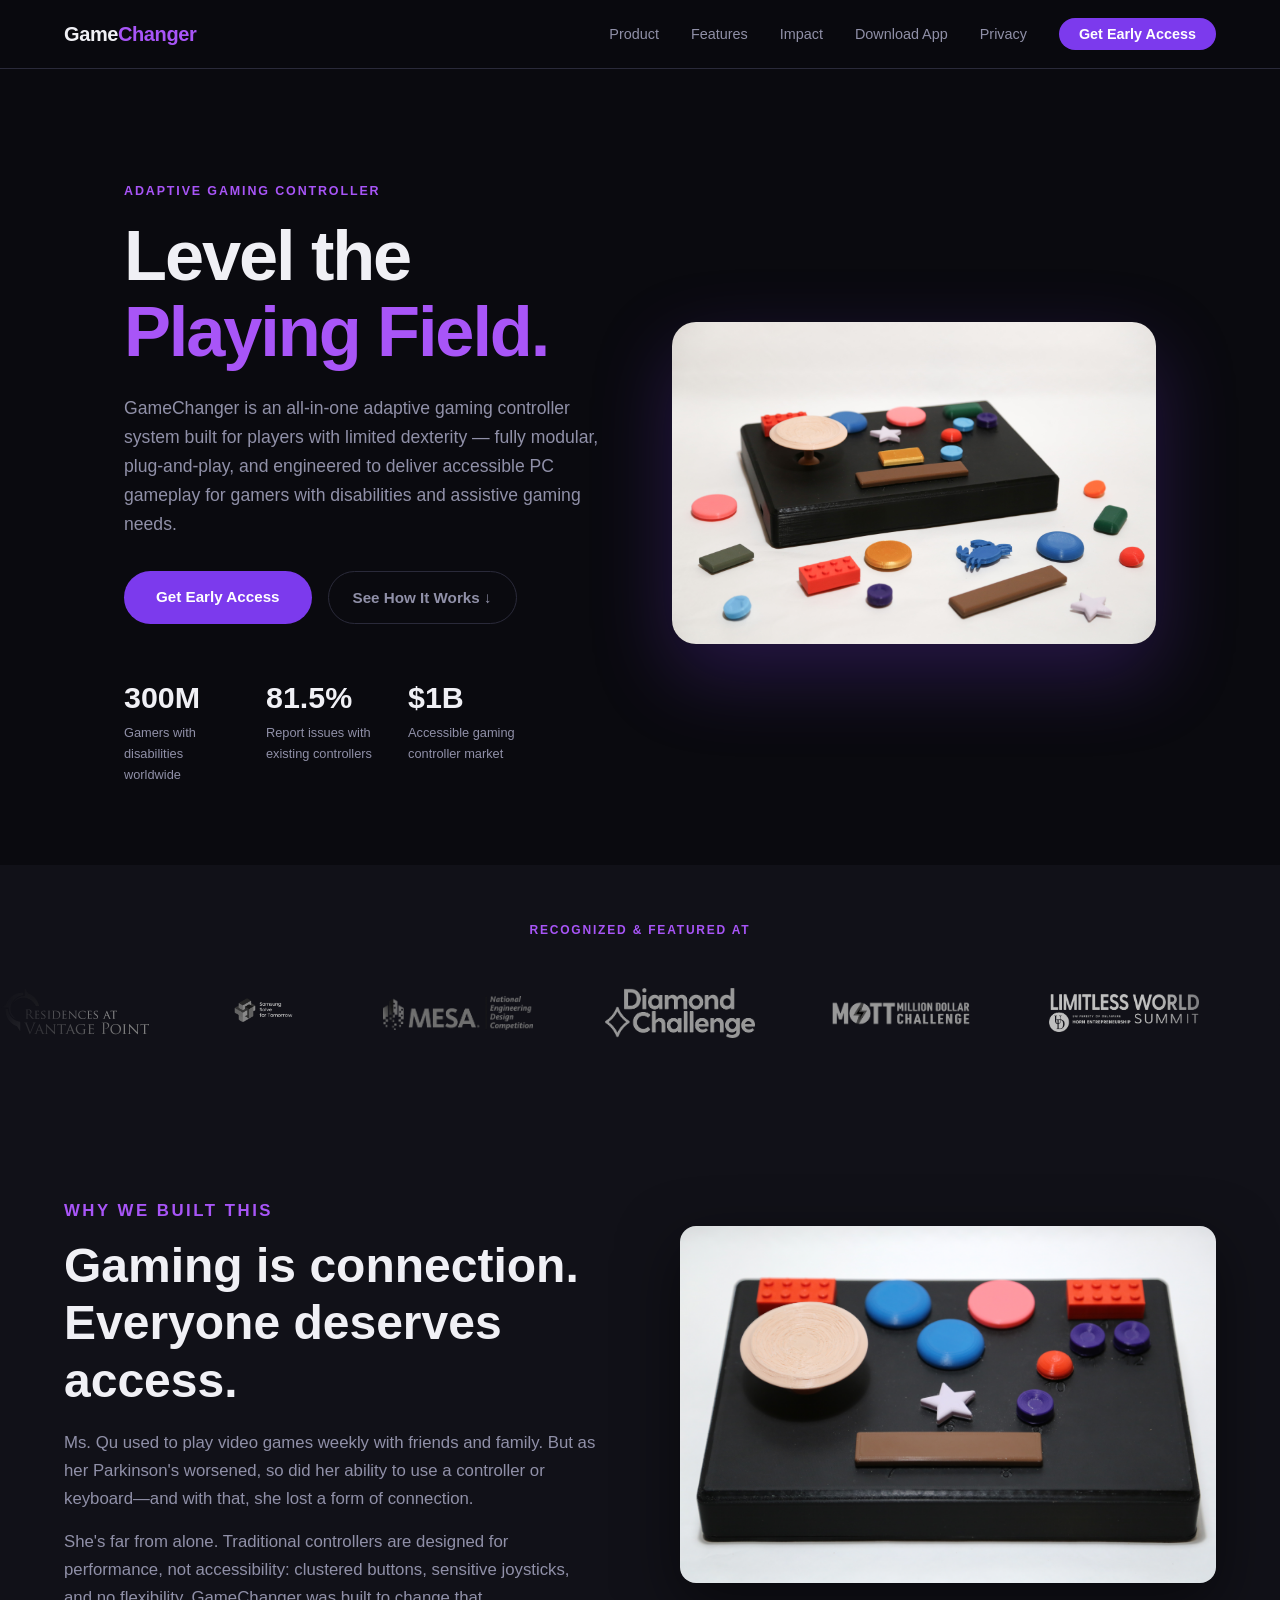
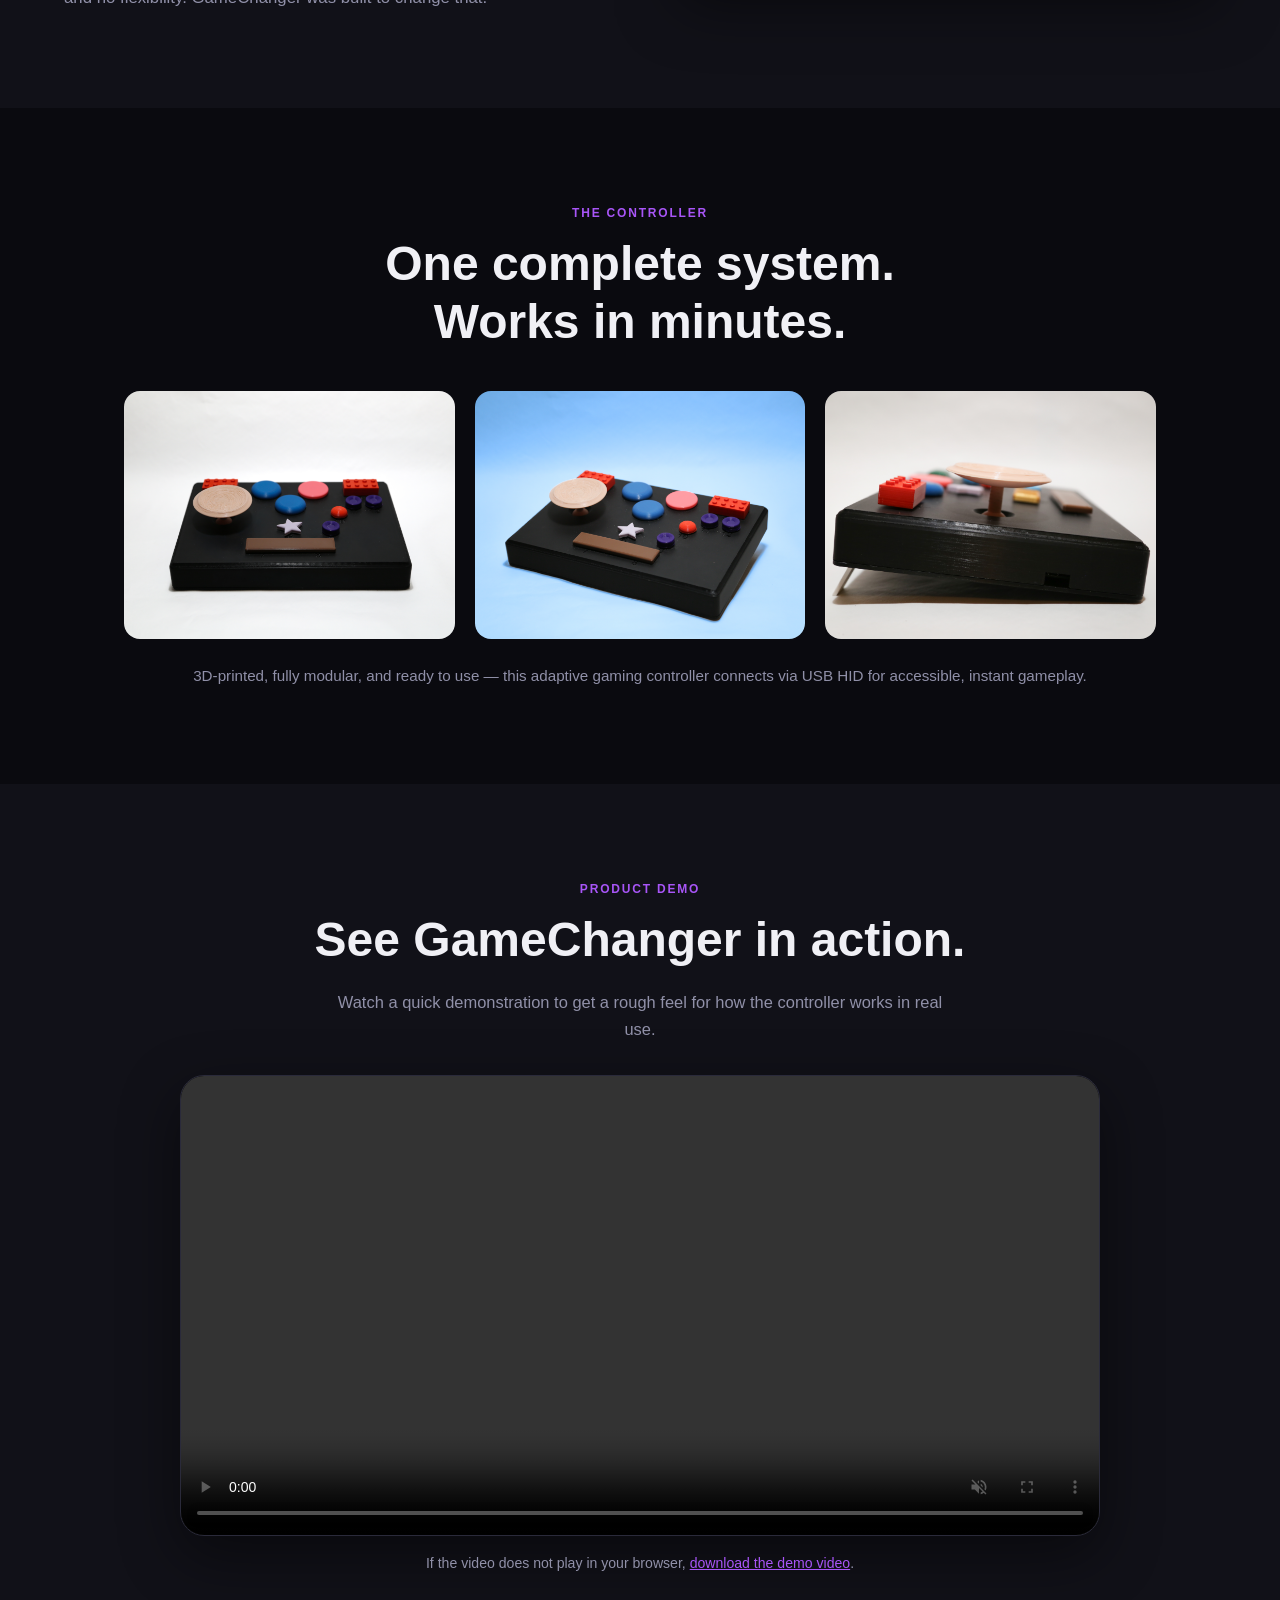
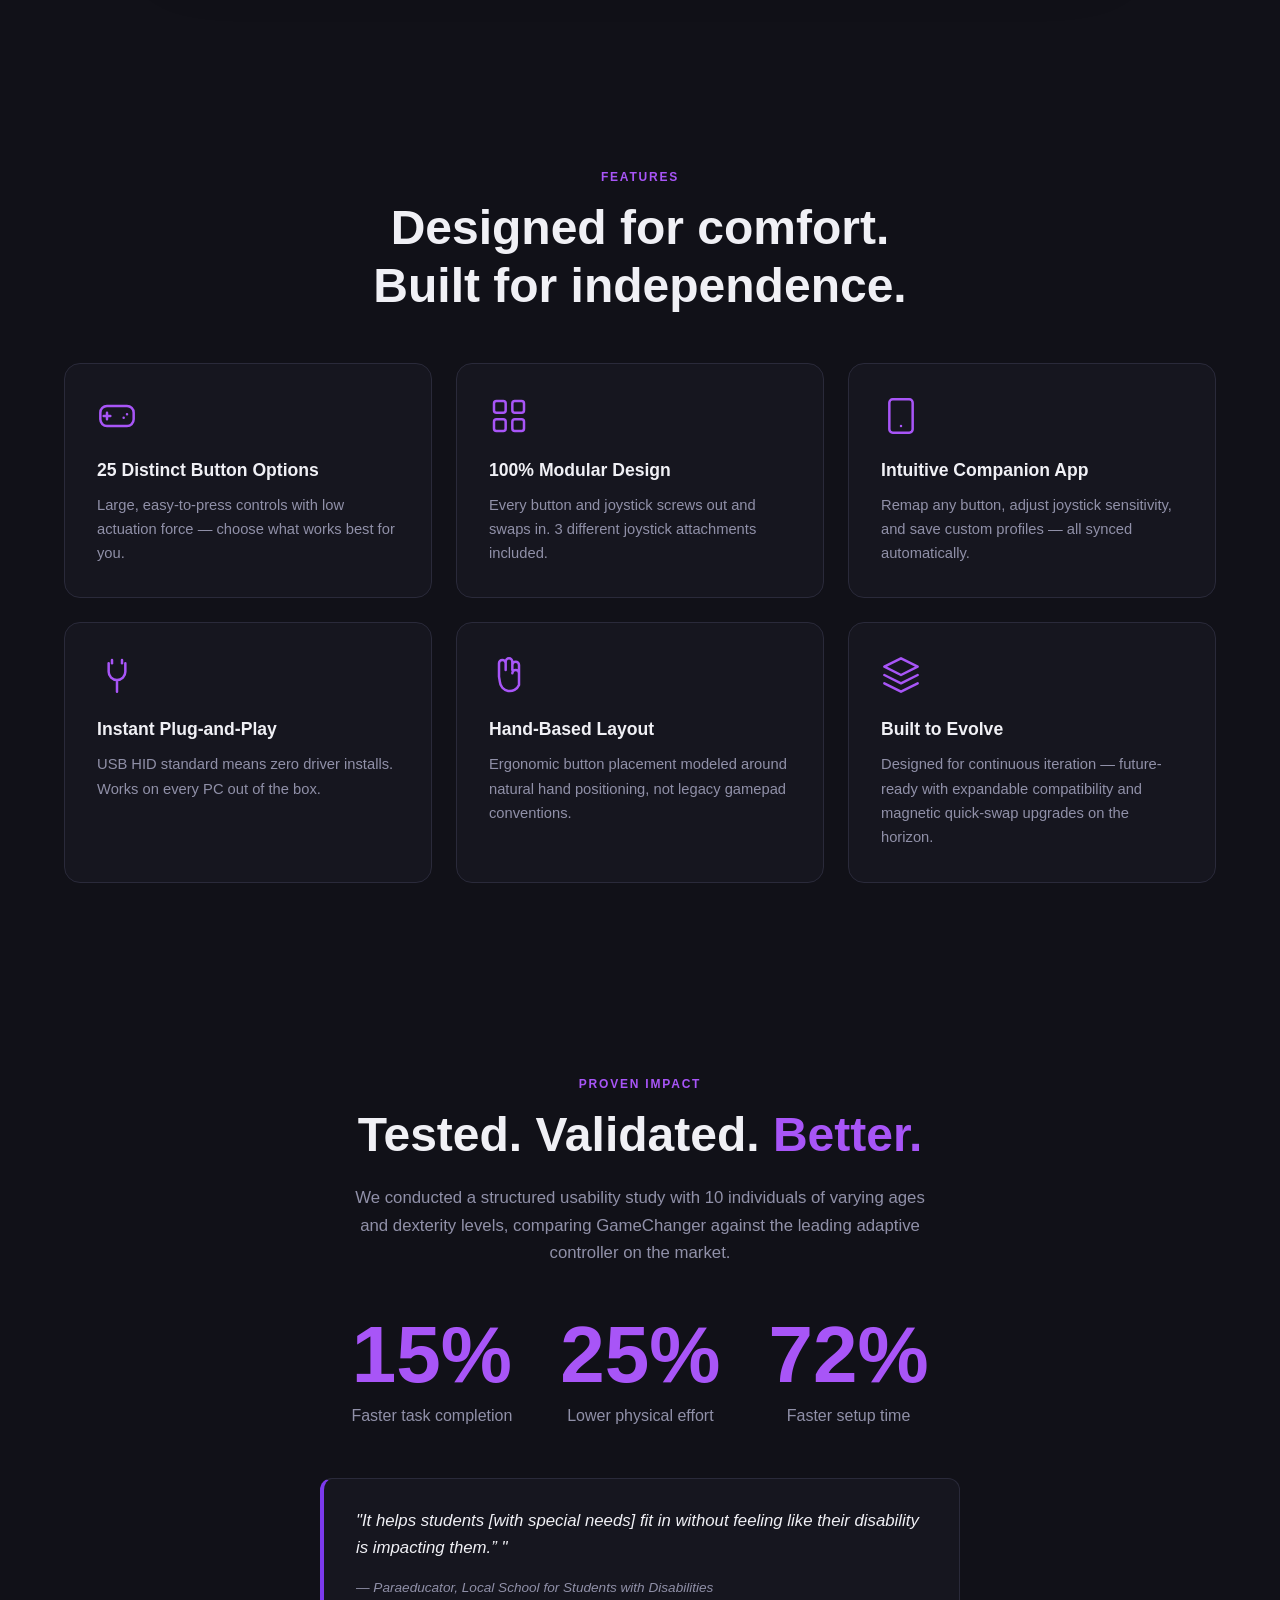
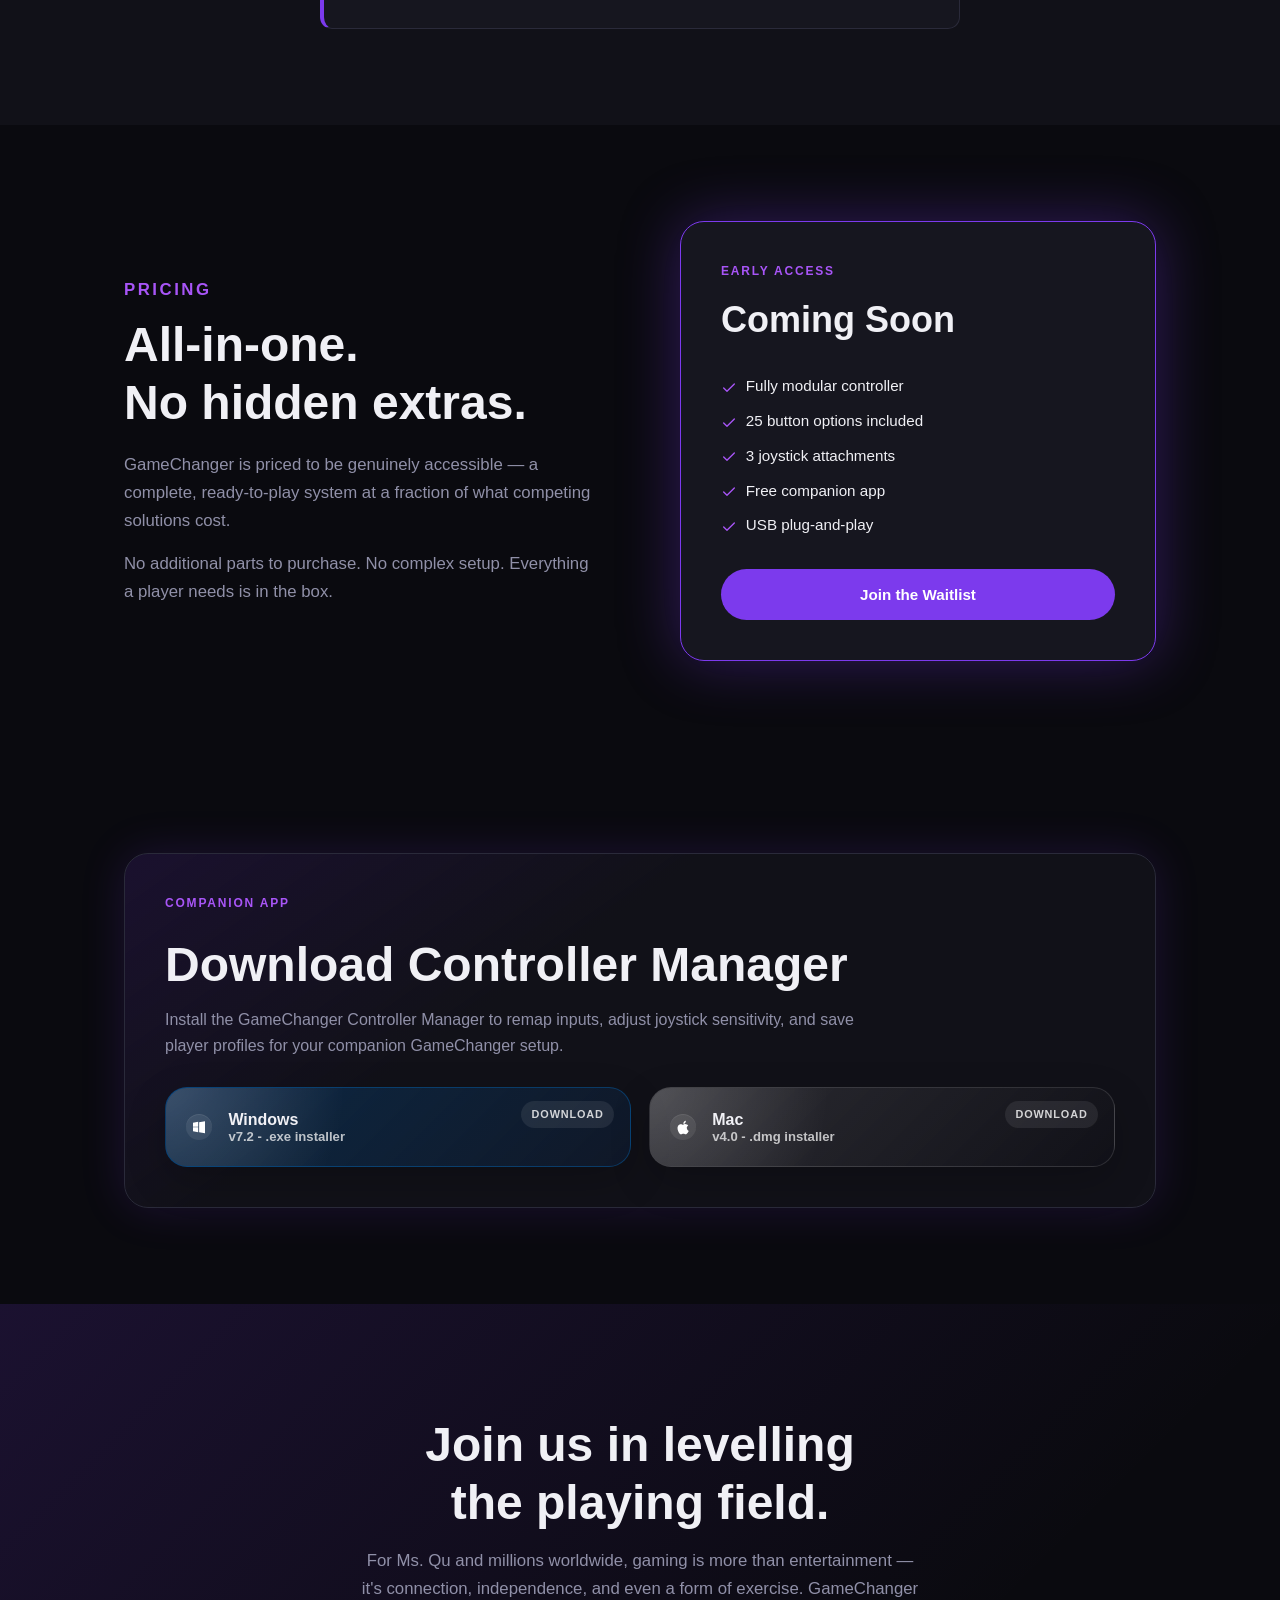
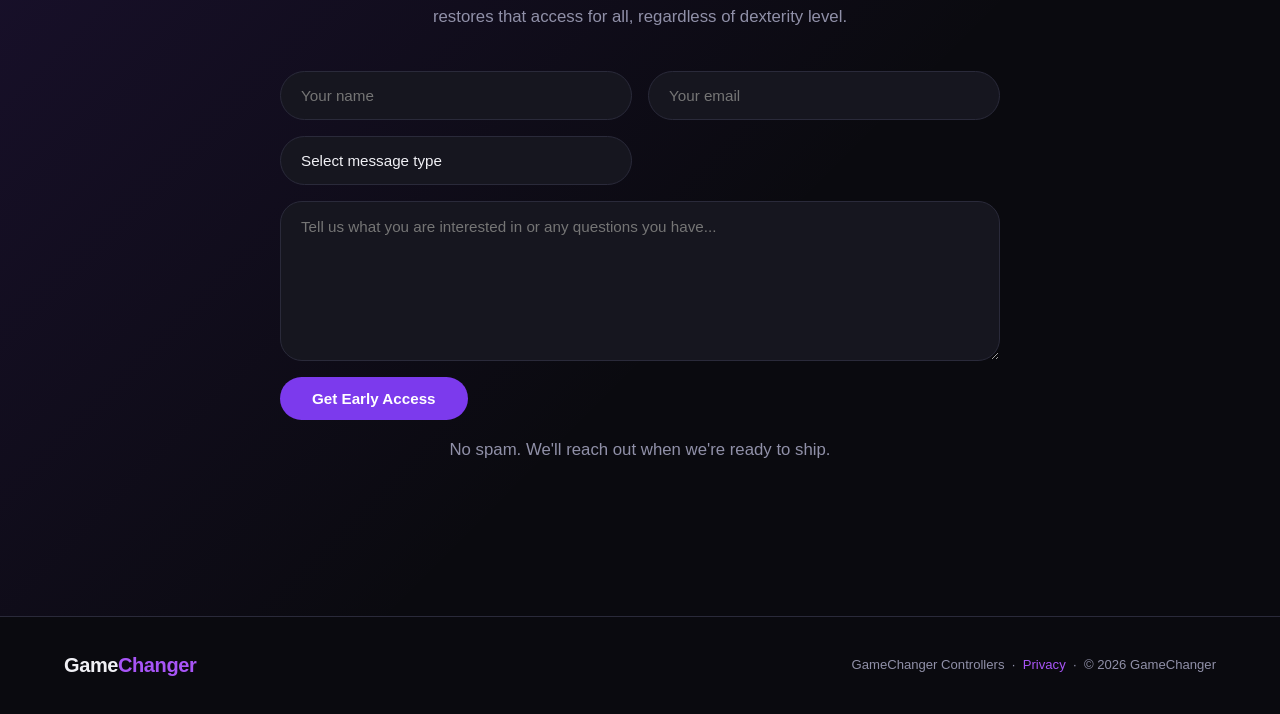
<file: index.html>
<!DOCTYPE html>
<html lang="en">
<head>
  <meta charset="UTF-8" />
  <meta name="viewport" content="width=device-width, initial-scale=1.0" />
  <title>GameChanger – Adaptive Gaming Controller for Limited Dexterity</title>
  <meta name="description" content="GameChanger is a plug-and-play adaptive gaming controller for players with limited dexterity, offering modular controls, instant USB HID compatibility, and a companion controller manager app for accessible PC gameplay." />
  <meta name="keywords" content="adaptive gaming controller, accessible gaming controller, assistive game controller, modular gamepad, gaming controller for disabilities, adaptive game controller for limited dexterity, USB HID controller" />
  <meta property="og:title" content="GameChanger – Adaptive Gaming Controller for Limited Dexterity" />
  <meta property="og:description" content="GameChanger is a modular adaptive gaming controller built for gamers with limited dexterity, delivering accessible controls, instant plug-and-play compatibility, and a companion app for custom profiles." />
  <meta property="og:type" content="product" />
  <meta property="og:image" content="assets/images/product/2o7a1079.jpg" />
  <meta name="twitter:card" content="summary_large_image" />
  <meta name="twitter:title" content="GameChanger – Adaptive Gaming Controller" />
  <meta name="twitter:description" content="GameChanger unlocks accessible gameplay with a modular adaptive gaming controller and companion manager app for players with limited dexterity." />
  <meta http-equiv="Content-Security-Policy" content="default-src 'self'; img-src 'self' data:; video-src 'self'; style-src 'self' https://fonts.googleapis.com; font-src 'self' https://fonts.gstatic.com; connect-src 'self' https://api.web3forms.com; object-src 'none'; base-uri 'self'; form-action 'self' https://api.web3forms.com; frame-ancestors 'none';" />
  <meta name="referrer" content="strict-origin-when-cross-origin" />
  <script type="application/ld+json">
    {
      "@context": "https://schema.org",
      "@type": "Product",
      "name": "GameChanger Adaptive Gaming Controller",
      "image": ["assets/images/product/2o7a1079.jpg"],
      "description": "GameChanger is a modular adaptive gaming controller for players with limited dexterity, offering plug-and-play USB HID compatibility and a companion controller manager app.",
      "brand": {"@type": "Brand", "name": "GameChanger"},
      "audience": {"@type": "Audience", "audienceType": "gamers with disabilities"},
      "offers": {"@type": "Offer", "availability": "https://schema.org/PreOrder", "url": "#contact"}
    }
  </script>
  <link rel="stylesheet" href="style.css" />
  <link href="https://fonts.googleapis.com/css2?family=Inter:wght@300;400;600;700;800;900&display=swap" rel="stylesheet" />
</head>
<body>

  <!-- ░░ NAV ░░ -->
  <nav class="nav">
    <span class="nav-logo">Game<span>Changer</span></span>
    <ul class="nav-links">
      <li><a href="#product">Product</a></li>
      <li><a href="#features">Features</a></li>
      <li><a href="#impact">Impact</a></li>
      <li><a href="#download">Download App</a></li>
      <li><a href="privacy.html">Privacy</a></li>
      <li><a href="#contact" class="nav-cta">Get Early Access</a></li>
    </ul>
  </nav>

  <!-- ░░ HERO ░░ -->
  <section class="hero">
    <div class="hero-content">
      <p class="hero-eyebrow">Adaptive Gaming Controller</p>
      <h1>Level the<br /><span class="accent">Playing Field.</span></h1>
      <p class="hero-sub">
        GameChanger is an all-in-one adaptive gaming controller system built for players with limited dexterity — fully modular, plug-and-play, and engineered to deliver accessible PC gameplay for gamers with disabilities and assistive gaming needs.
      </p>
      <div class="hero-actions">
        <a href="#contact" class="btn-primary">Get Early Access</a>
        <a href="#product" class="btn-ghost">See How It Works ↓</a>
      </div>
      <div class="hero-stats">
        <div class="stat"><span>300M</span><p>Gamers with disabilities worldwide</p></div>
        <div class="stat"><span>81.5%</span><p>Report issues with existing controllers</p></div>
        <div class="stat"><span>$1B</span><p>Accessible gaming controller market</p></div>
      </div>
    </div>
    <div class="hero-image">
      <img src="assets/images/product/2o7a1079.jpg" alt="GameChanger adaptive controller" />
    </div>
  </section>

  <!-- ░░ AWARDS ░░ -->
  <section class="awards">
    <p class="section-label center">Recognized &amp; Featured At</p>
    <div class="awards-track-wrap">
      <div class="awards-track">
        <div class="award-item"><img src="assets/images/logos/vantage-point-logo.webp" alt="Vantage Point Big Idea Challenge" /></div>
        <div class="award-item"><img class="samsung-logo" src="assets/images/logos/samsung-solve-for-tommorow-logo-2.png" alt="Samsung Solve for Tomorrow" /></div>
        <div class="award-item"><img src="assets/images/logos/mesa-nedc-logo-2.png" alt="MESA National Engineering Design Competition" /></div>
        <div class="award-item"><img src="assets/images/logos/diamond-challenge-logo-2.png" alt="Diamond Challenge" /></div>
        <div class="award-item"><img src="assets/images/logos/mott-million-dollar-logo.webp" alt="Mott Million Dollar" /></div>
        <div class="award-item"><img src="assets/images/logos/limitless-world-summit-logo.png" alt="Limitless World Summit" /></div>
        <div class="award-item"><img src="assets/images/logos/yes-bizworld-logo.png" alt="YES BizWorld" /></div>
        <!-- Duplicated for seamless infinite loop -->
        <div class="award-item"><img src="assets/images/logos/vantage-point-logo.webp" alt="Vantage Point Big Idea Challenge" /></div>
        <div class="award-item"><img class="samsung-logo" src="assets/images/logos/samsung-solve-for-tommorow-logo-2.png" alt="Samsung Solve for Tomorrow" /></div>
        <div class="award-item"><img src="assets/images/logos/mesa-nedc-logo-2.png" alt="MESA National Engineering Design Competition" /></div>
        <div class="award-item"><img src="assets/images/logos/diamond-challenge-logo-2.png" alt="Diamond Challenge" /></div>
        <div class="award-item"><img src="assets/images/logos/mott-million-dollar-logo.webp" alt="Mott Million Dollar" /></div>
        <div class="award-item"><img src="assets/images/logos/limitless-world-summit-logo.png" alt="Limitless World Summit" /></div>
        <div class="award-item"><img src="assets/images/logos/yes-bizworld-logo.png" alt="YES BizWorld" /></div>
      </div>
    </div>
  </section>

  <!-- ░░ STORY ░░ -->
  <section class="story">
    <div class="story-inner">
      <div class="story-text">
        <p class="section-label">Why We Built This</p>
        <h2>Gaming is connection.<br />Everyone deserves access.</h2>
        <p>
          Ms. Qu used to play video games weekly with friends and family. But as her Parkinson's worsened, so did her ability to use a controller or keyboard—and with that, she lost a form of connection.
        </p>
        <p>
          She's far from alone. Traditional controllers are designed for performance, not accessibility: clustered buttons, sensitive joysticks, and no flexibility. GameChanger was built to change that.
        </p>
      </div>
      <div class="story-img">
        <img src="assets/images/product/2o7a1068.jpg" alt="Controller close-up" />
      </div>
    </div>
  </section>

  <!-- ░░ PRODUCT SECTION ░░ -->
  <section class="product" id="product">
    <p class="section-label center">The Controller</p>
    <h2 class="center">One complete system.<br />Works in minutes.</h2>
    <div class="product-gallery">
      <img src="assets/images/product/2o7a1070.jpg" alt="GameChanger controller top view" />
      <img src="assets/images/product/2o7a1071-2.jpg" alt="GameChanger controller angle view" />
      <img src="assets/images/product/2o7a1091.jpg" alt="GameChanger controller detail" />
    </div>
    <p class="product-caption center">
      3D-printed, fully modular, and ready to use — this adaptive gaming controller connects via USB HID for accessible, instant gameplay.
    </p>
  </section>

  <!-- ░░ DEMO VIDEO ░░ -->
  <section class="demo" id="demo">
    <p class="section-label center">Product Demo</p>
    <h2 class="center">See GameChanger in action.</h2>
    <p class="demo-sub center">
      Watch a quick demonstration to get a rough feel for how the controller works in real use.
    </p>
    <div class="demo-video-wrap">
      <video class="demo-video" controls autoplay muted loop preload="metadata" playsinline>
        <source src="assets/videos/gamechanger-demonstration.mp4" type="video/mp4" />
        Your browser does not support inline video playback.
      </video>
    </div>
    <p class="demo-note center">
      If the video does not play in your browser, <a href="assets/videos/gamechanger-demonstration.mp4" download>download the demo video</a>.
    </p>
  </section>

  <!-- ░░ FEATURES ░░ -->
  <section class="features" id="features">
    <p class="section-label center">Features</p>
    <h2 class="center">Designed for comfort.<br />Built for independence.</h2>
    <div class="features-grid">

      <div class="feature-card">
        <div class="feature-icon">
          <svg viewBox="0 0 24 24" fill="none" stroke="currentColor" stroke-width="1.5" stroke-linecap="round" stroke-linejoin="round" aria-hidden="true"><rect x="2" y="6" width="20" height="12" rx="4"/><path d="M6 10v4M8 12H4M18 11h.01M16 13h.01"/></svg>
        </div>
        <h3>25 Distinct Button Options</h3>
        <p>Large, easy-to-press controls with low actuation force — choose what works best for you.</p>
      </div>

      <div class="feature-card">
        <div class="feature-icon">
          <svg viewBox="0 0 24 24" fill="none" stroke="currentColor" stroke-width="1.5" stroke-linecap="round" stroke-linejoin="round" aria-hidden="true"><rect x="3" y="3" width="7" height="7" rx="1.5"/><rect x="14" y="3" width="7" height="7" rx="1.5"/><rect x="3" y="14" width="7" height="7" rx="1.5"/><rect x="14" y="14" width="7" height="7" rx="1.5"/></svg>
        </div>
        <h3>100% Modular Design</h3>
        <p>Every button and joystick screws out and swaps in. 3 different joystick attachments included.</p>
      </div>

      <div class="feature-card">
        <div class="feature-icon">
          <svg viewBox="0 0 24 24" fill="none" stroke="currentColor" stroke-width="1.5" stroke-linecap="round" stroke-linejoin="round" aria-hidden="true"><rect x="5" y="2" width="14" height="20" rx="2"/><path d="M12 18h.01"/></svg>
        </div>
        <h3>Intuitive Companion App</h3>
        <p>Remap any button, adjust joystick sensitivity, and save custom profiles — all synced automatically.</p>
      </div>

      <div class="feature-card">
        <div class="feature-icon">
          <svg viewBox="0 0 24 24" fill="none" stroke="currentColor" stroke-width="1.5" stroke-linecap="round" stroke-linejoin="round" aria-hidden="true"><path d="M12 22v-7M7 5v5a5 5 0 0010 0V5"/><line x1="9" y1="3" x2="9" y2="5"/><line x1="15" y1="3" x2="15" y2="5"/></svg>
        </div>
        <h3>Instant Plug-and-Play</h3>
        <p>USB HID standard means zero driver installs. Works on every PC out of the box.</p>
      </div>

      <div class="feature-card">
        <div class="feature-icon">
          <svg viewBox="0 0 24 24" fill="none" stroke="currentColor" stroke-width="1.5" stroke-linecap="round" stroke-linejoin="round" aria-hidden="true"><path d="M18 11V6a2 2 0 00-2-2 2 2 0 00-2 2v3M14 8V4a2 2 0 00-2-2 2 2 0 00-2 2v4M10 9V5a2 2 0 00-2-2 2 2 0 00-2 2v8l.5 3A6 6 0 0018 18V11a2 2 0 00-2-2 2 2 0 00-2 2"/></svg>
        </div>
        <h3>Hand-Based Layout</h3>
        <p>Ergonomic button placement modeled around natural hand positioning, not legacy gamepad conventions.</p>
      </div>

      <div class="feature-card">
        <div class="feature-icon">
          <svg viewBox="0 0 24 24" fill="none" stroke="currentColor" stroke-width="1.5" stroke-linecap="round" stroke-linejoin="round" aria-hidden="true"><polygon points="12 2 2 7 12 12 22 7 12 2"/><polyline points="2 17 12 22 22 17"/><polyline points="2 12 12 17 22 12"/></svg>
        </div>
        <h3>Built to Evolve</h3>
        <p>Designed for continuous iteration — future-ready with expandable compatibility and magnetic quick-swap upgrades on the horizon.</p>
      </div>

    </div>
  </section>

  <!-- ░░ HOW IT WORKS ░░ -->
  <!-- ░░ IMPACT / STATS ░░ -->
  <section class="impact" id="impact">
    <p class="section-label center">Proven Impact</p>
    <h2 class="center">Tested. Validated. <span class="accent">Better.</span></h2>
    <p class="impact-sub center">
      We conducted a structured usability study with 10 individuals of varying ages and dexterity levels, comparing GameChanger against the leading adaptive controller on the market.
    </p>
    <div class="impact-stats">
      <div class="impact-stat">
        <span>15%</span>
        <p>Faster task completion</p>
      </div>
      <div class="impact-stat">
        <span>25%</span>
        <p>Lower physical effort</p>
      </div>
      <div class="impact-stat">
        <span>72%</span>
        <p>Faster setup time</p>
      </div>
    </div>
    <blockquote class="testimonial">
      <p>"It helps students [with special needs] fit in without feeling like their disability is impacting them.”
"</p>
      <cite>— Paraeducator, Local School for Students with Disabilities</cite>
    </blockquote>
  </section>

  <!-- ░░ PRICING ░░ -->
  <section class="pricing">
    <div class="pricing-inner">
      <div>
        <p class="section-label">Pricing</p>
        <h2>All-in-one.<br />No hidden extras.</h2>
        <p>
          GameChanger is priced to be genuinely accessible — a complete, ready-to-play system at a fraction of what competing solutions cost.
        </p>
        <p>
          No additional parts to purchase. No complex setup. Everything a player needs is in the box.
        </p>
      </div>
      <div class="pricing-card">
        <p class="pricing-label">Early Access</p>
        <p class="pricing-price">Coming Soon</p>
        <ul>
          <li><span class="check-icon" aria-hidden="true"><svg viewBox="0 0 24 24" fill="none" stroke="currentColor" stroke-width="2" stroke-linecap="round" stroke-linejoin="round"><polyline points="20 6 9 17 4 12"/></svg></span>Fully modular controller</li>
          <li><span class="check-icon" aria-hidden="true"><svg viewBox="0 0 24 24" fill="none" stroke="currentColor" stroke-width="2" stroke-linecap="round" stroke-linejoin="round"><polyline points="20 6 9 17 4 12"/></svg></span>25 button options included</li>
          <li><span class="check-icon" aria-hidden="true"><svg viewBox="0 0 24 24" fill="none" stroke="currentColor" stroke-width="2" stroke-linecap="round" stroke-linejoin="round"><polyline points="20 6 9 17 4 12"/></svg></span>3 joystick attachments</li>
          <li><span class="check-icon" aria-hidden="true"><svg viewBox="0 0 24 24" fill="none" stroke="currentColor" stroke-width="2" stroke-linecap="round" stroke-linejoin="round"><polyline points="20 6 9 17 4 12"/></svg></span>Free companion app</li>
          <li><span class="check-icon" aria-hidden="true"><svg viewBox="0 0 24 24" fill="none" stroke="currentColor" stroke-width="2" stroke-linecap="round" stroke-linejoin="round"><polyline points="20 6 9 17 4 12"/></svg></span>USB plug-and-play</li>
        </ul>
        <a href="#contact" class="btn-primary full">Join the Waitlist</a>
      </div>
    </div>
  </section>


  <!-- ░░ COMPANION APP DOWNLOAD ░░ -->
  <section class="download" id="download">
    <div class="download-card">
      <p class="section-label">Companion App</p>
      <h2>Download Controller Manager</h2>
      <p>
        Install the GameChanger Controller Manager to remap inputs, adjust joystick sensitivity,
        and save player profiles for your companion GameChanger setup.
      </p>
      <div class="download-options">
        <a href="assets/downloads/GameChanger_ControllerManagerApp_Windows_7.2.exe" class="btn-primary download-btn download-btn--windows" download>
          <span class="download-icon" aria-hidden="true">
            <svg viewBox="0 0 24 24" fill="currentColor" aria-hidden="true"><path d="M3 5.5 10.8 4.2v7.4H3V5.5Zm0 13 7.8 1.3v-7.4H3v6.1Zm9.2 1.5 8.8 1.4V11.6h-8.8V20Zm0-15.2v7.2H21V3.4l-8.8 1.4Z"/></svg>
          </span>
          <span class="download-copy"><strong>Windows</strong><span>v7.2 - .exe installer</span></span>
        </a>
        <a href="assets/downloads/GameChanger_ControllerManagerApp_Mac_4.0.dmg" class="btn-primary download-btn download-btn--mac" download>
          <span class="download-icon" aria-hidden="true">
            <svg viewBox="0 0 24 24" fill="currentColor" aria-hidden="true"><path d="M17.6 13.4c0-2.5 2.1-3.7 2.2-3.8-1.2-1.7-3.1-1.9-3.8-1.9-1.6-.2-3.1.9-3.9.9-.8 0-2-.9-3.3-.9-1.7 0-3.3 1-4.2 2.6-1.8 3.1-.4 7.7 1.3 10.2.9 1.2 1.9 2.6 3.3 2.5 1.3 0 1.8-.8 3.4-.8 1.6 0 2 .8 3.3.8 1.4 0 2.3-1.2 3.2-2.4 1-1.4 1.5-2.8 1.5-2.9 0 0-2.9-1.1-2.9-4.3ZM15.2 5.9c.7-.9 1.2-2.1 1.1-3.3-1 .1-2.1.7-2.8 1.6-.6.7-1.2 1.9-1 3.1 1.1.1 2.2-.6 2.7-1.4Z"/></svg>
          </span>
          <span class="download-copy"><strong>Mac</strong><span>v4.0 - .dmg installer</span></span>
        </a>
      </div>
    </div>
  </section>

  <!-- ░░ CTA ░░ -->
  <section class="cta" id="contact">
    <h2>Join us in levelling<br />the playing field.</h2>
    <p>For Ms. Qu and millions worldwide, gaming is more than entertainment — it's connection, independence, and even a form of exercise. GameChanger restores that access for all, regardless of dexterity level.</p>
    <form class="cta-form" action="https://api.web3forms.com/submit" method="POST">
      <input type="hidden" name="access_key" value="7065fef3-74a2-4b6d-952d-e6f569e4c81d" />
      <input type="hidden" name="subject" value="New GameChanger Early Access Signup" />
      <input type="hidden" name="from_name" value="GameChanger Website" />
      <input type="hidden" name="botcheck" value="" aria-hidden="true" />
      <input type="text" name="name" placeholder="Your name" required />
      <input type="email" name="email" placeholder="Your email" required />
      <select name="inquiry_type" required>
        <option value="" selected disabled>Select message type</option>
        <option value="Pilot Program">Joining the pilot program</option>
        <option value="Early Access">Wanting early access</option>
        <option value="Partnership">Partnership questions</option>
        <option value="Other">Other</option>
      </select>
      <textarea name="message" rows="5" placeholder="Tell us what you are interested in or any questions you have..." required></textarea>
      <button type="submit" class="btn-primary">Get Early Access</button>
    </form>
    <p class="cta-note">No spam. We'll reach out when we're ready to ship.</p>
  </section>

  <!-- ░░ FOOTER ░░ -->
  <footer class="footer">
    <span class="nav-logo">Game<span>Changer</span></span>
    <p>GameChanger Controllers &nbsp;·&nbsp; <a href="privacy.html">Privacy</a> &nbsp;·&nbsp; © 2026 GameChanger</p>
  </footer>

</body>
</html>
</file>
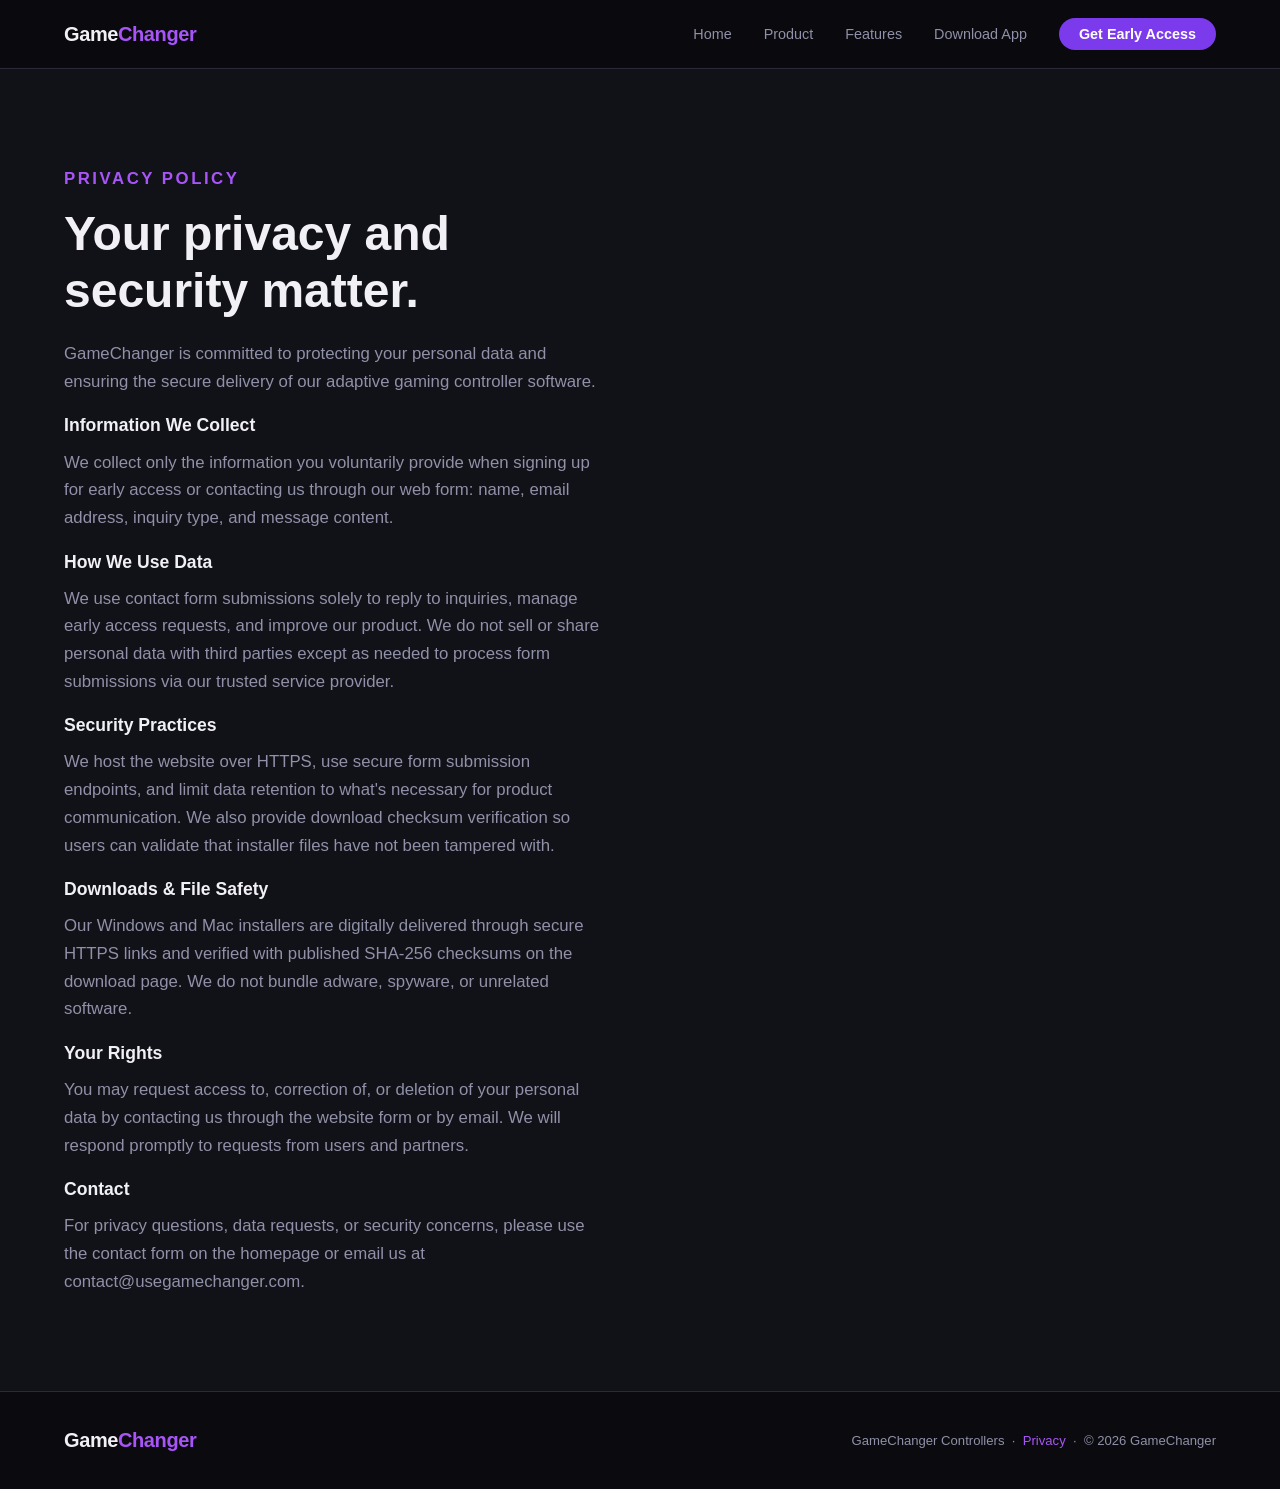
<file: privacy.html>
<!DOCTYPE html>
<html lang="en">
<head>
  <meta charset="UTF-8" />
  <meta name="viewport" content="width=device-width, initial-scale=1.0" />
  <title>Privacy Policy – GameChanger</title>
  <meta name="description" content="GameChanger privacy policy describing data collection, storage, security, and user rights for the adaptive gaming controller website." />
  <link rel="stylesheet" href="style.css" />
</head>
<body>
  <nav class="nav">
    <span class="nav-logo">Game<span>Changer</span></span>
    <ul class="nav-links">
      <li><a href="index.html">Home</a></li>
      <li><a href="index.html#product">Product</a></li>
      <li><a href="index.html#features">Features</a></li>
      <li><a href="index.html#download">Download App</a></li>
      <li><a href="index.html#contact" class="nav-cta">Get Early Access</a></li>
    </ul>
  </nav>

  <section class="story">
    <div class="story-inner">
      <div class="story-text">
        <p class="section-label">Privacy Policy</p>
        <h2>Your privacy and security matter.</h2>
        <p>GameChanger is committed to protecting your personal data and ensuring the secure delivery of our adaptive gaming controller software.</p>
        <h3>Information We Collect</h3>
        <p>We collect only the information you voluntarily provide when signing up for early access or contacting us through our web form: name, email address, inquiry type, and message content.</p>
        <h3>How We Use Data</h3>
        <p>We use contact form submissions solely to reply to inquiries, manage early access requests, and improve our product. We do not sell or share personal data with third parties except as needed to process form submissions via our trusted service provider.</p>
        <h3>Security Practices</h3>
        <p>We host the website over HTTPS, use secure form submission endpoints, and limit data retention to what's necessary for product communication. We also provide download checksum verification so users can validate that installer files have not been tampered with.</p>
        <h3>Downloads & File Safety</h3>
        <p>Our Windows and Mac installers are digitally delivered through secure HTTPS links and verified with published SHA-256 checksums on the download page. We do not bundle adware, spyware, or unrelated software.</p>
        <h3>Your Rights</h3>
        <p>You may request access to, correction of, or deletion of your personal data by contacting us through the website form or by email. We will respond promptly to requests from users and partners.</p>
        <h3>Contact</h3>
        <p>For privacy questions, data requests, or security concerns, please use the contact form on the homepage or email us at contact@usegamechanger.com.</p>
      </div>
    </div>
  </section>

  <footer class="footer">
    <span class="nav-logo">Game<span>Changer</span></span>
    <p>GameChanger Controllers &nbsp;·&nbsp; <a href="privacy.html">Privacy</a> &nbsp;·&nbsp; © 2026 GameChanger</p>
  </footer>
</body>
</html>
</file>
<file: style.css>
/* ===== RESET & BASE ===== */
*, *::before, *::after { box-sizing: border-box; margin: 0; padding: 0; }

:root {
  --bg: #0a0a0f;
  --bg2: #111118;
  --bg3: #16161f;
  --accent: #7c3aed;
  --accent2: #a855f7;
  --accent-glow: rgba(124,58,237,0.35);
  --text: #f0f0f5;
  --muted: #9090a8;
  --border: #2a2a3a;
  --radius: 16px;
  --max: 1160px;
}

html { scroll-behavior: smooth; }

body {
  font-family: 'Inter', sans-serif;
  background: var(--bg);
  color: var(--text);
  line-height: 1.65;
  overflow-x: hidden;
}

a { text-decoration: none; color: inherit; }
img { display: block; max-width: 100%; border-radius: var(--radius); }

/* ===== UTILITIES ===== */
.center { text-align: center; }
.accent { color: var(--accent2); }
.section-label {
  font-size: 0.75rem;
  font-weight: 700;
  letter-spacing: 0.15em;
  text-transform: uppercase;
  color: var(--accent2);
  margin-bottom: 0.75rem;
}
h2 {
  font-size: clamp(1.8rem, 4vw, 3rem);
  font-weight: 800;
  line-height: 1.2;
  margin-bottom: 1.25rem;
}
h3 { font-size: 1.1rem; font-weight: 700; margin-bottom: 0.5rem; }
p { color: var(--muted); margin-bottom: 1rem; }
p:last-child { margin-bottom: 0; }

@media (max-width: 640px) {
  .download-btn {
    min-height: 4.8rem;
    padding-right: 1rem;
  }
  .download-btn::after {
    top: auto;
    bottom: 0.8rem;
  }
  .download-copy {
    padding-right: 0;
  }
}
}
h3 { font-size: 1.1rem; font-weight: 700; margin-bottom: 0.5rem; }
p { color: var(--muted); margin-bottom: 1rem; }
p:last-child { margin-bottom: 0; }

/* ===== BUTTONS ===== */
.btn-primary {
  display: inline-block;
  background: var(--accent);
  color: #fff;
  padding: 0.8rem 2rem;
  border-radius: 50px;
  font-weight: 700;
  font-size: 0.95rem;
  transition: background 0.2s, transform 0.15s, box-shadow 0.2s;
  border: none;
  cursor: pointer;
}
.btn-primary:hover {
  background: var(--accent2);
  transform: translateY(-2px);
  box-shadow: 0 8px 30px var(--accent-glow);
}
.btn-primary.full { width: 100%; text-align: center; }

.btn-ghost {
  display: inline-block;
  color: var(--muted);
  padding: 0.8rem 1.5rem;
  border-radius: 50px;
  border: 1px solid var(--border);
  font-weight: 600;
  font-size: 0.95rem;
  transition: border-color 0.2s, color 0.2s;
}
.btn-ghost:hover { border-color: var(--accent2); color: var(--text); }

/* ===== NAV ===== */
.nav {
  position: sticky;
  top: 0;
  z-index: 100;
  display: flex;
  align-items: center;
  justify-content: space-between;
  padding: 1.1rem 5%;
  background: rgba(10,10,15,0.85);
  backdrop-filter: blur(14px);
  border-bottom: 1px solid var(--border);
}
.nav-logo {
  font-size: 1.25rem;
  font-weight: 900;
  color: var(--text);
  letter-spacing: -0.02em;
}
.nav-logo span { color: var(--accent2); }
.nav-links { display: flex; gap: 2rem; list-style: none; align-items: center; }
.nav-links a { font-size: 0.9rem; font-weight: 500; color: var(--muted); transition: color 0.2s; }
.nav-links a:hover { color: var(--text); }
.nav-cta {
  background: var(--accent) !important;
  color: #fff !important;
  padding: 0.5rem 1.25rem;
  border-radius: 50px;
  font-weight: 700 !important;
  transition: background 0.2s !important;
}
.nav-cta:hover { background: var(--accent2) !important; }

/* ===== HERO ===== */
.hero {
  display: grid;
  grid-template-columns: 1fr 1fr;
  align-items: center;
  gap: 4rem;
  padding: 7rem 5% 5rem;
  max-width: var(--max);
  margin: 0 auto;
}
.hero-eyebrow {
  font-size: 0.78rem;
  font-weight: 700;
  letter-spacing: 0.15em;
  text-transform: uppercase;
  color: var(--accent2);
  margin-bottom: 1rem;
}
.hero h1 {
  font-size: clamp(2.5rem, 5.5vw, 4.5rem);
  font-weight: 900;
  line-height: 1.08;
  margin-bottom: 1.5rem;
  letter-spacing: -0.03em;
}
.hero-sub { font-size: 1.1rem; color: var(--muted); margin-bottom: 2rem; max-width: 480px; }
.hero-actions { display: flex; gap: 1rem; flex-wrap: wrap; margin-bottom: 3rem; }
.hero-stats { display: flex; gap: 2rem; flex-wrap: wrap; }
.stat span { font-size: 1.9rem; font-weight: 900; color: var(--text); display: block; }
.stat p { font-size: 0.8rem; color: var(--muted); max-width: 110px; margin: 0; }
.hero-image img {
  width: 100%;
  border-radius: 24px;
  box-shadow: 0 30px 80px rgba(124,58,237,0.25);
}

/* ===== STORY ===== */
.story {
  background: var(--bg2);
  padding: 6rem 5%;
}
.story-inner {
  display: grid;
  grid-template-columns: 1fr 1fr;
  align-items: center;
  gap: 5rem;
  max-width: var(--max);
  margin: 0 auto;
}
.story-text p { font-size: 1.05rem; }
.story-img img {
  box-shadow: 0 20px 60px rgba(0,0,0,0.5);
}

/* ===== PRODUCT ===== */
.product {
  padding: 6rem 5%;
  max-width: var(--max);
  margin: 0 auto;
}
.product-gallery {
  display: grid;
  grid-template-columns: repeat(3, 1fr);
  gap: 1.25rem;
  margin: 2.5rem 0 1.5rem;
}
.product-gallery img {
  aspect-ratio: 4/3;
  object-fit: cover;
  transition: transform 0.3s;
}
.product-gallery img:hover { transform: scale(1.03); }
.product-caption { color: var(--muted); font-size: 0.95rem; }

/* ===== DEMO VIDEO ===== */
.demo {
  background: var(--bg2);
  padding: 6rem 5%;
}
.demo-sub {
  max-width: 620px;
  margin: 0 auto 2rem;
  font-size: 1.03rem;
}
.demo-video-wrap {
  max-width: 920px;
  margin: 0 auto;
  border: 1px solid var(--border);
  border-radius: 24px;
  overflow: hidden;
  box-shadow: 0 20px 60px rgba(0,0,0,0.45);
  background: #000;
}
.demo-video {
  display: block;
  width: 100%;
  height: auto;
}
.demo-note {
  margin-top: 1rem;
  font-size: 0.88rem;
}
.demo-note a {
  color: var(--accent2);
  text-decoration: underline;
}

/* ===== FEATURES ===== */
.features {
  background: var(--bg2);
  padding: 6rem 5%;
}
.features h2 { margin-bottom: 3rem; }
.features-grid {
  display: grid;
  grid-template-columns: repeat(auto-fit, minmax(280px, 1fr));
  gap: 1.5rem;
  max-width: var(--max);
  margin: 0 auto;
}
.feature-card {
  background: var(--bg3);
  border: 1px solid var(--border);
  border-radius: var(--radius);
  padding: 2rem;
  transition: border-color 0.2s, transform 0.2s;
}
.feature-card:hover { border-color: var(--accent); transform: translateY(-4px); }
.feature-icon {
  width: 2.5rem;
  height: 2.5rem;
  color: var(--accent2);
  margin-bottom: 1.25rem;
}
.feature-icon svg { width: 100%; height: 100%; }
.feature-card p { font-size: 0.92rem; }

/* ===== HOW IT WORKS ===== */
.how {
  padding: 6rem 5%;
  max-width: var(--max);
  margin: 0 auto;
}
.how-inner {
  display: grid;
  grid-template-columns: 1fr 1fr;
  align-items: center;
  gap: 5rem;
}
.how-list { list-style: none; display: flex; flex-direction: column; gap: 1.5rem; margin-top: 1.5rem; }
.how-list li {
  display: flex;
  gap: 1.25rem;
  align-items: flex-start;
  color: var(--muted);
  font-size: 0.97rem;
}
.how-list li span {
  font-size: 0.75rem;
  font-weight: 800;
  color: var(--accent2);
  background: rgba(168,85,247,0.12);
  border-radius: 6px;
  padding: 0.2rem 0.5rem;
  white-space: nowrap;
  margin-top: 2px;
}

/* ===== IMPACT ===== */
.impact {
  background: var(--bg2);
  padding: 6rem 5%;
  text-align: center;
}
.impact-sub { max-width: 600px; margin: 0 auto 3rem; font-size: 1.05rem; }
.impact-stats {
  display: flex;
  justify-content: center;
  gap: 3rem;
  flex-wrap: wrap;
  margin-bottom: 3rem;
}
.impact-stat span {
  font-size: clamp(3rem, 7vw, 5rem);
  font-weight: 900;
  color: var(--accent2);
  display: block;
  line-height: 1;
}
.impact-stat p { font-size: 1rem; color: var(--muted); margin-top: 0.5rem; }
.testimonial {
  max-width: 640px;
  margin: 0 auto;
  background: var(--bg3);
  border: 1px solid var(--border);
  border-left: 4px solid var(--accent);
  border-radius: 12px;
  padding: 1.75rem 2rem;
  text-align: left;
}
.testimonial p {
  font-size: 1.05rem;
  color: var(--text);
  font-style: italic;
  margin-bottom: 0.75rem;
}
.testimonial cite { font-size: 0.85rem; color: var(--muted); }

/* ===== AWARDS MARQUEE ===== */
.awards {
  background: var(--bg2);
  padding: 3.5rem 0 3rem;
  overflow: hidden;
}
.awards .section-label {
  margin-bottom: 2rem;
  display: block;
}
.awards-track-wrap {
  overflow: hidden;
  -webkit-mask-image: linear-gradient(to right, transparent 0%, black 10%, black 90%, transparent 100%);
  mask-image: linear-gradient(to right, transparent 0%, black 10%, black 90%, transparent 100%);
}
.awards-track {
  display: flex;
  gap: 4.5rem;
  align-items: center;
  width: max-content;
  animation: awards-marquee 32s linear infinite;
  padding: 0.5rem 0;
}
.awards-track:hover { animation-play-state: paused; }
@keyframes awards-marquee {
  from { transform: translateX(0); }
  to   { transform: translateX(-50%); }
}
.award-item {
  display: flex;
  flex-direction: column;
  align-items: center;
  gap: 0.6rem;
  flex-shrink: 0;
  cursor: default;
}
.award-item img {
  height: 52px;
  width: auto;
  max-width: 150px;
  object-fit: contain;
  filter: grayscale(1) invert(1) brightness(0.75);
  mix-blend-mode: screen;
  transition: filter 0.3s, mix-blend-mode 0.3s;
  border-radius: 0;
}
.award-item img.samsung-logo {
  height: 64px;
  max-width: 190px;
}
.award-item:hover img {
  filter: none;
  mix-blend-mode: normal;
}


/* ===== CREDIBILITY ===== */
.cred {
  background: var(--bg2);
  padding: 6rem 5%;
}
.cred h2 { margin-bottom: 3rem; }
.cred-cards {
  display: grid;
  grid-template-columns: repeat(auto-fit, minmax(240px, 1fr));
  gap: 1.5rem;
  max-width: var(--max);
  margin: 0 auto;
}
.cred-card {
  background: var(--bg3);
  border: 1px solid var(--border);
  border-radius: var(--radius);
  padding: 1.75rem;
  transition: border-color 0.3s;
}
.cred-card:hover { border-color: var(--accent); }
.cred-logo {
  height: 48px;
  display: flex;
  align-items: center;
  margin-bottom: 1rem;
}
.cred-logo img {
  height: 100%;
  width: auto;
  max-width: 120px;
  object-fit: contain;
  border-radius: 0;
  filter: grayscale(1) invert(1) brightness(0.75);
  mix-blend-mode: screen;
  transition: filter 0.3s, mix-blend-mode 0.3s;
}
.cred-card:hover .cred-logo img {
  filter: none;
  mix-blend-mode: normal;
}
.cred-logo svg {
  width: 36px;
  height: 36px;
  color: var(--muted);
  transition: color 0.3s;
}
.cred-card:hover .cred-logo svg {
  color: var(--accent2);
}
.cred-card h3 { margin-bottom: 0.75rem; color: var(--text); }
.cred-card p { font-size: 0.9rem; }

/* ===== PRICING ===== */
.pricing {
  padding: 6rem 5%;
  max-width: var(--max);
  margin: 0 auto;
}
.pricing-inner {
  display: grid;
  grid-template-columns: 1fr 1fr;
  gap: 5rem;
  align-items: center;
}
.pricing-inner > div:first-child p { font-size: 1.05rem; }
.pricing-card {
  background: var(--bg3);
  border: 1px solid var(--accent);
  border-radius: 24px;
  padding: 2.5rem;
  box-shadow: 0 0 60px var(--accent-glow);
}
.pricing-label {
  font-size: 0.75rem;
  font-weight: 700;
  letter-spacing: 0.15em;
  text-transform: uppercase;
  color: var(--accent2);
  margin-bottom: 0.5rem !important;
}
.pricing-price {
  font-size: 2.25rem;
  font-weight: 900;
  color: var(--text) !important;
  margin-bottom: 1.5rem !important;
}
.pricing-card ul {
  list-style: none;
  display: flex;
  flex-direction: column;
  gap: 0.6rem;
  margin-bottom: 2rem;
}
.pricing-card li { font-size: 0.95rem; color: var(--text); }
.pricing-card li {
  display: flex;
  align-items: center;
  gap: 0.55rem;
}
.pricing-card .check-icon {
  width: 1rem;
  height: 1rem;
  color: var(--accent2);
  flex-shrink: 0;
}
.pricing-card .check-icon svg {
  width: 100%;
  height: 100%;
}

/* ===== ROADMAP ===== */
.roadmap {
  background: var(--bg2);
  padding: 6rem 5%;
}
.roadmap h2 { margin-bottom: 3.5rem; }
.timeline {
  max-width: 720px;
  margin: 0 auto;
  display: flex;
  flex-direction: column;
  gap: 0;
}
.tl-item {
  display: flex;
  gap: 2rem;
  position: relative;
  padding-bottom: 2.5rem;
}
.tl-item::before {
  content: '';
  position: absolute;
  left: 11px;
  top: 24px;
  bottom: 0;
  width: 2px;
  background: var(--border);
}
.tl-item:last-child::before { display: none; }
.tl-dot {
  width: 24px;
  height: 24px;
  border-radius: 50%;
  background: var(--accent);
  border: 3px solid var(--bg2);
  flex-shrink: 0;
  margin-top: 2px;
  box-shadow: 0 0 12px var(--accent-glow);
}
.tl-content { flex: 1; }
.tl-year {
  font-size: 0.78rem;
  font-weight: 700;
  letter-spacing: 0.1em;
  text-transform: uppercase;
  color: var(--accent2);
  display: block;
  margin-bottom: 0.25rem;
}
.tl-content h3 { color: var(--text); font-size: 1.05rem; margin-bottom: 0.4rem; }
.tl-content p { font-size: 0.92rem; margin: 0; }

/* ===== DOWNLOAD ===== */
.download {
  padding: 6rem 5%;
  max-width: var(--max);
  margin: 0 auto;
}
.download-card {
  background: linear-gradient(145deg, rgba(124,58,237,0.14), rgba(17,17,24,1) 38%);
  border: 1px solid var(--border);
  border-radius: 24px;
  padding: 2.5rem;
  box-shadow: 0 0 45px rgba(124,58,237,0.16);
}
.download-card h2 {
  margin-bottom: 0.8rem;
}
.download-card > p {
  max-width: 700px;
  margin-bottom: 1.4rem;
}
.download-options {
  display: grid;
  grid-template-columns: repeat(auto-fit, minmax(220px, 1fr));
  gap: 1.1rem;
  margin-top: 1.75rem;
}
.download-btn {
  display: flex;
  align-items: center;
  justify-content: flex-start;
  gap: 1rem;
  min-height: 5rem;
  padding: 1.1rem 1.25rem;
  text-align: left;
  position: relative;
  overflow: hidden;
  border-radius: 22px;
  border: 1px solid rgba(255,255,255,0.08);
  background: linear-gradient(180deg, rgba(255,255,255,0.06), rgba(255,255,255,0.02));
  box-shadow: 0 14px 40px rgba(0,0,0,0.2);
  transition: transform 0.2s ease, box-shadow 0.2s ease, border-color 0.2s ease, background 0.2s ease;
}
.download-btn::before {
  content: '';
  position: absolute;
  inset: 0;
  background: radial-gradient(circle at top left, rgba(255,255,255,0.18), transparent 38%);
  pointer-events: none;
}
.download-btn:hover {
  transform: translateY(-3px);
  box-shadow: 0 18px 48px rgba(0,0,0,0.28);
}
.download-btn--windows {
  border-color: rgba(0, 120, 215, 0.35);
  background: linear-gradient(135deg, rgba(0,120,215,0.24), rgba(16,24,40,0.98));
}
.download-btn--windows:hover {
  border-color: rgba(0,120,215,0.65);
  box-shadow: 0 18px 48px rgba(0,120,215,0.16), 0 18px 48px rgba(0,0,0,0.28);
}
.download-btn--mac {
  border-color: rgba(255,255,255,0.12);
  background: linear-gradient(135deg, rgba(255,255,255,0.12), rgba(17,17,24,0.98));
}
.download-btn--mac:hover {
  border-color: rgba(255,255,255,0.22);
}
.download-btn::after {
  content: 'Download';
  position: absolute;
  top: 0.8rem;
  right: 1rem;
  padding: 0.28rem 0.65rem;
  border-radius: 999px;
  background: rgba(255,255,255,0.08);
  color: rgba(255,255,255,0.8);
  font-size: 0.68rem;
  font-weight: 700;
  letter-spacing: 0.08em;
  text-transform: uppercase;
}
.download-icon {
  width: 1.65rem;
  height: 1.65rem;
  flex-shrink: 0;
  color: currentColor;
  display: grid;
  place-items: center;
  border-radius: 999px;
  background: rgba(255,255,255,0.08);
  box-shadow: inset 0 1px 0 rgba(255,255,255,0.08);
}
.download-icon svg {
  width: 1rem;
  height: 1rem;
}
.download-copy {
  display: flex;
  flex-direction: column;
  align-items: flex-start;
  line-height: 1.15;
  padding-right: 5rem;
}
.download-copy strong {
  font-size: 1rem;
  font-weight: 800;
  color: var(--text);
}
.download-copy span {
  font-size: 0.82rem;
  color: rgba(255,255,255,0.72);
}
.download-note {
  font-size: 0.85rem;
  color: var(--muted);
  margin-top: 0.9rem;
}
.download-security {
  margin-top: 1.5rem;
  border-top: 1px solid rgba(255,255,255,0.08);
  padding-top: 1.5rem;
}
.checksum-list {
  display: grid;
  gap: 1rem;
  margin: 1rem 0;
}
.checksum-item {
  padding: 1rem 1.15rem;
  border: 1px solid rgba(255,255,255,0.09);
  border-radius: 18px;
  background: rgba(255,255,255,0.03);
}
.checksum-label {
  display: block;
  font-size: 0.88rem;
  font-weight: 700;
  color: var(--accent2);
  margin-bottom: 0.65rem;
}
.checksum-item code {
  display: block;
  background: rgba(255,255,255,0.08);
  color: #fff;
  padding: 0.85rem 1rem;
  border-radius: 14px;
  overflow-x: auto;
  font-family: ui-monospace, SFMono-Regular, Menlo, Monaco, Consolas, 'Liberation Mono', 'Courier New', monospace;
  font-size: 0.82rem;
  line-height: 1.55;
  word-break: break-all;
}
.footer a {
  color: var(--accent2);
  text-decoration: none;
}
.footer a:hover {
  text-decoration: underline;
}
@media (max-width: 640px) {
  .download-btn {
    min-height: 4.8rem;
    padding-right: 1rem;
  }
  .download-btn::after {
    top: auto;
    bottom: 0.8rem;
  }
  .download-copy {
    padding-right: 0;
  }
}

/* ===== CTA ===== */
.cta {
  padding: 7rem 5%;
  text-align: center;
  background: linear-gradient(135deg, rgba(124,58,237,0.15) 0%, transparent 60%);
}
.cta h2 { margin-bottom: 1rem; }
.cta > p { max-width: 560px; margin: 0 auto 2.5rem; font-size: 1.05rem; }
.cta-form {
  display: grid;
  grid-template-columns: repeat(2, minmax(220px, 1fr));
  gap: 1rem;
  max-width: 720px;
  margin: 0 auto 1rem;
}
.cta-form input,
.cta-form select,
.cta-form textarea {
  width: 100%;
  min-width: 0;
  padding: 0.95rem 1.25rem;
  border-radius: 28px;
  border: 1px solid var(--border);
  background: var(--bg3);
  color: var(--text);
  font-size: 0.95rem;
  outline: none;
  font-family: inherit;
  transition: border-color 0.2s, box-shadow 0.2s;
}
.cta-form input:hover,
.cta-form select:hover,
.cta-form textarea:hover {
  border-color: rgba(124,58,237,0.35);
}
.cta-form textarea {
  grid-column: 1 / -1;
  min-height: 160px;
  border-radius: 22px;
  resize: vertical;
}
.cta-form button {
  grid-column: 1 / -1;
  justify-self: start;
}
.cta-form select {
  appearance: none;
}
.cta-form input:focus,
.cta-form select:focus,
.cta-form textarea:focus {
  border-color: var(--accent);
  box-shadow: 0 0 0 4px rgba(124,58,237,0.08);
}
.cta-note { color: var(--muted); font-size: 0.82rem; }
.success-msg { color: var(--accent2); font-size: 1.1rem; font-weight: 600; }

/* ===== FOOTER ===== */
.footer {
  border-top: 1px solid var(--border);
  padding: 2rem 5%;
  display: flex;
  align-items: center;
  justify-content: space-between;
  flex-wrap: wrap;
  gap: 1rem;
}
.footer p { font-size: 0.82rem; color: var(--muted); margin: 0; }

/* ===== RESPONSIVE ===== */
@media (max-width: 900px) {
  .hero, .story-inner, .how-inner, .pricing-inner {
    grid-template-columns: 1fr;
    gap: 2.5rem;
  }
  .hero { padding-top: 4rem; }
  .hero h1 { font-size: 2.8rem; }
  .product-gallery { grid-template-columns: 1fr 1fr; }
  .nav-links { gap: 1rem; }
}
@media (max-width: 600px) {
  .nav-links li:not(:last-child) { display: none; }
  .product-gallery { grid-template-columns: 1fr; }
  .impact-stats { gap: 2rem; }
  .hero-stats { gap: 1.5rem; }
  .demo { padding: 5rem 5%; }
}
</file>
